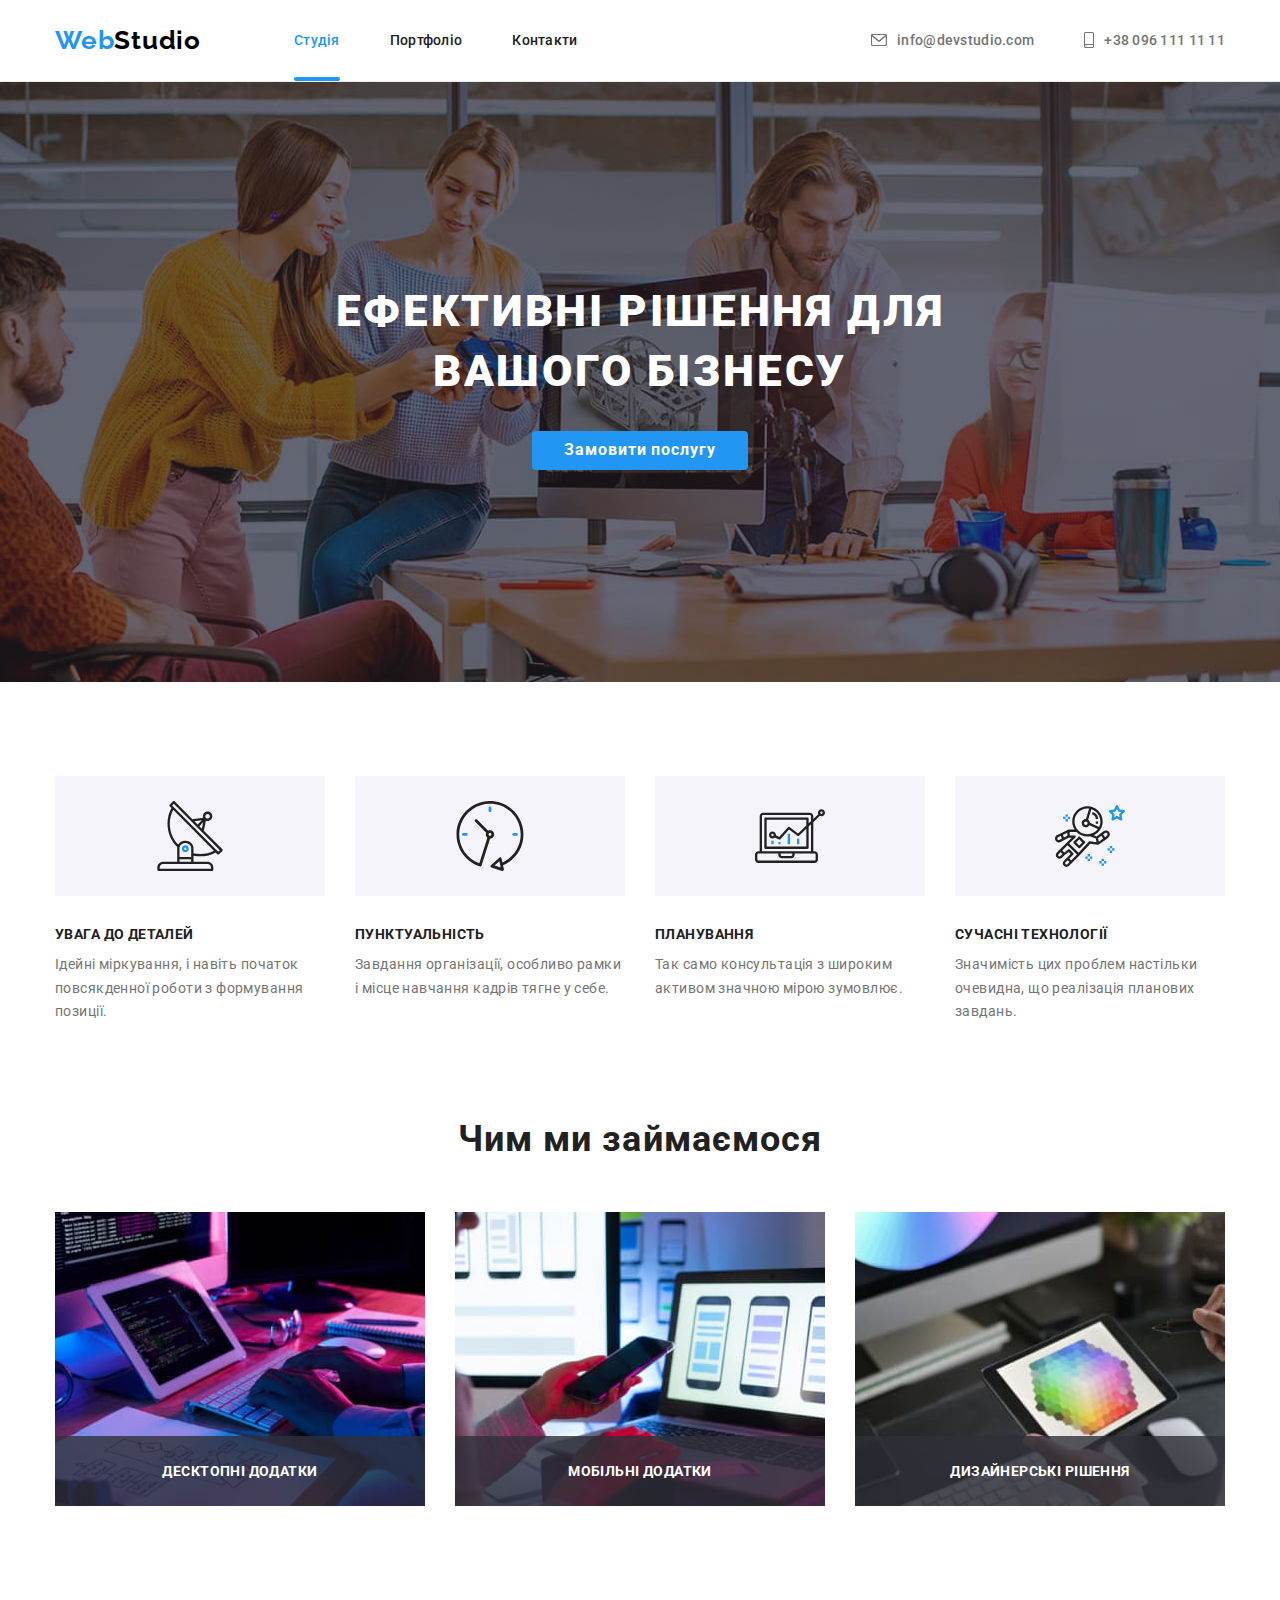
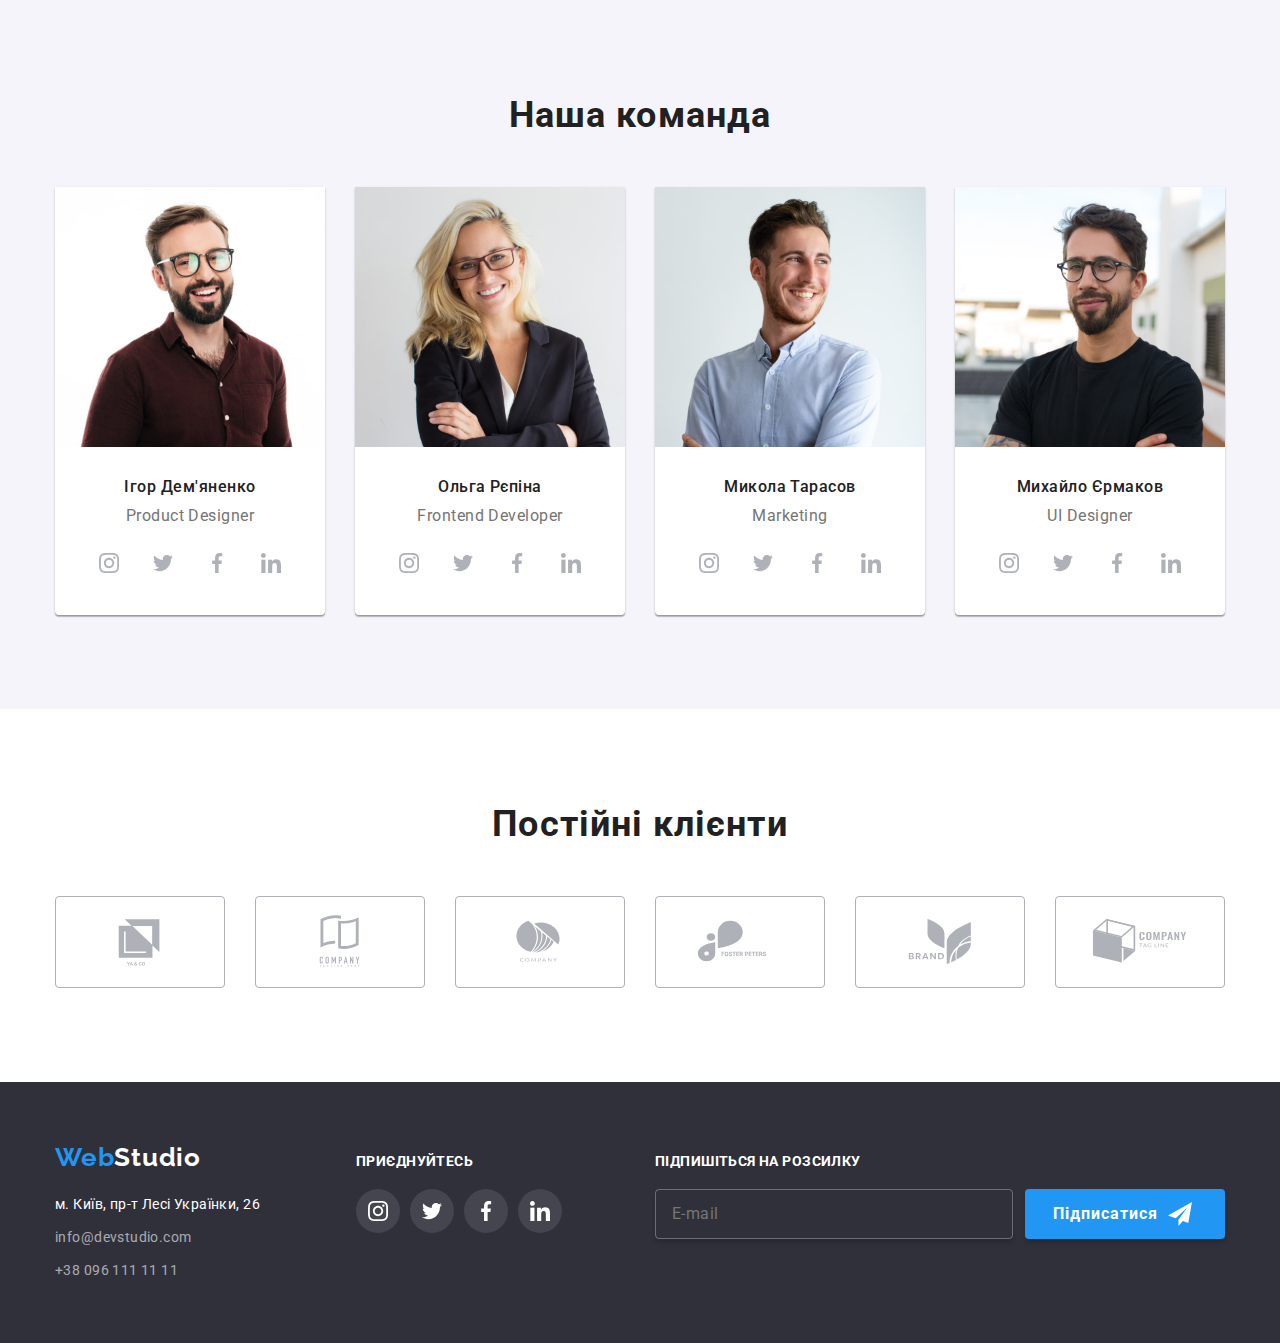
<file: index.html>
<!DOCTYPE html>
<html lang="uk">
  <head>
    <meta charset="UTF-8" />
    <meta name="viewport" content="width=device-width, initial-scale=1.0" />
    <title>Студія</title>
    <link rel="preconnect" href="https://fonts.googleapis.com" />
    <link rel="preconnect" href="https://fonts.gstatic.com" crossorigin />
    <link
      href="https://fonts.googleapis.com/css2?family=Raleway:wght@700&family=Roboto:wght@400;500;700;900&display=swap"
      rel="stylesheet"
    />
    <link
      rel="stylesheet"
      href="https://cdnjs.cloudflare.com/ajax/libs/modern-normalize/2.0.0/modern-normalize.min.css"
    />
    <!-- <link rel="stylesheet" href="./css/styles.css" /> -->
    <link rel="stylesheet" href="./css/main.min.css" />
  </head>
  <body>
    <!--Заголовок-->
    <header class="header">
      <div class="container">
        <nav class="nav">
          <a href="./index.html" class="header__logo list">
            <span class="header__logo__start">Web</span>Studio
          </a>
          <ul class="nav__element list">
            <li class="nav__item">
              <a href="./index.html" class="nav__current">Студія</a>
            </li>
            <li class="nav__item"><a href="./portfolio.html">Портфоліо</a></li>
            <li class="nav__item"><a href="">Контакти</a></li>
          </ul>
        </nav>
        <ul class="nav__contacts list">
          <li class="nav__item">
            <a href="mailto:info@devstudio.com" class="nav__link">
              <svg class="nav__email" width="16px" height="12px">
                <use href="./images/icons.svg#icon-envelope"></use>
              </svg>
              info@devstudio.com
            </a>
          </li>
          <li class="nav__item">
            <a href="tel:+380961111111" class="nav__link">
              <svg class="nav__number" width="10px" height="16px">
                <use href="./images/icons.svg#icon-smartphone"></use>
              </svg>
              +38 096 111 11 11
            </a>
          </li>
        </ul>
      </div>
    </header>

    <!--Основная часть-->
    <main>
      <section class="main__section">
        <div class="container">
          <h1 class="main__header">Ефективні рішення для вашого бізнесу</h1>
          <button type="button" class="main__button" data-modal-open>
            Замовити послугу
          </button>
        </div>
      </section>
      <section class="advantages">
        <div class="container">
          <h2 class="visually__hidden">Преимущества</h2>
          <ul class="advantages__block list">
            <li class="advantages__item">
              <div class="advantages__background">
                <svg class="icon__attention" width="70px" height="70px">
                  <use href="./images/icons.svg#icon-antenna"></use>
                </svg>
              </div>
              <h3 class="advantages__h3">УВАГА ДО ДЕТАЛЕЙ</h3>
              <p>
                Ідейні міркування, і навіть початок повсякденної роботи з
                формування позиції.
              </p>
            </li>
            <li class="advantages__item">
              <div class="advantages__background">
                <svg class="icon__punctuality" width="70px" height="70px">
                  <use href="./images/icons.svg#icon-clock"></use>
                </svg>
              </div>
              <h3 class="advantages__h3">ПУНКТУАЛЬНІСТЬ</h3>
              <p>
                Завдання організації, особливо рамки і місце навчання кадрів
                тягне у себе.
              </p>
            </li>
            <li class="advantages__item">
              <div class="advantages__background">
                <svg class="icon__plan" width="70px" height="70px">
                  <use href="./images/icons.svg#icon-diagram"></use>
                </svg>
              </div>
              <h3 class="advantages__h3">ПЛАНУВАННЯ</h3>
              <p>
                Так само консультація з широким активом значною мірою зумовлює.
              </p>
            </li>
            <li class="advantages__item">
              <div class="advantages__background">
                <svg class="icon__tech" width="70px" height="70px">
                  <use href="./images/icons.svg#icon-astronaut"></use>
                </svg>
              </div>
              <h3 class="advantages__h3">СУЧАСНІ ТЕХНОЛОГІЇ</h3>
              <p>
                Значимість цих проблем настільки очевидна, що реалізація
                планових завдань.
              </p>
            </li>
          </ul>
        </div>
      </section>
      <section class="work">
        <div class="container">
          <h2 class="work__h2">Чим ми займаємося</h2>
          <ul class="work__img list">
            <li class="img__element img__overlay">
              <img src="./images/work1.jpg" alt="Вёрстка" width="370" />
              <div class="img__text">
                <h3 class="work__h3">Десктопні додатки</h3>
              </div>
            </li>
            <li class="img__element img__overlay">
              <img src="./images/work2.jpg" alt="Разработка" width="370" />
              <div class="img__text">
                <h3 class="work__h3">Мобільні додатки</h3>
              </div>
            </li>
            <li class="img__element img__overlay">
              <img src="./images/work3.jpg" alt="Дизайн" width="370" />
              <div class="img__text">
                <h3 class="work__h3">Дизайнерські рішення</h3>
              </div>
            </li>
          </ul>
        </div>
      </section>
      <section class="team">
        <div class="container">
          <h2 class="team__h2">Наша команда</h2>
          <ul class="team__members list">
            <li class="team__element">
              <div class="team__card">
                <img src="./images/igor.jpg" alt="Ігор" width="270" />
                <div class="team__label">
                  <h3 class="team__name">Ігор Дем'яненко</h3>
                  <p class="team__position">Product Designer</p>
                  <ul class="social__card list">
                    <li class="social__element">
                      <a href="" class="social__link">
                        <svg class="social__item" width="20px" height="20px">
                          <use href="./images/icons.svg#icon-instagram"></use>
                        </svg>
                      </a>
                    </li>
                    <li class="social__element">
                      <a href="" class="social__link">
                        <svg class="social__item" width="20px" height="20px">
                          <use href="./images/icons.svg#icon-twitter"></use>
                        </svg>
                      </a>
                    </li>
                    <li class="social__element">
                      <a href="" class="social__link">
                        <svg class="social__item" width="20px" height="20px">
                          <use href="./images/icons.svg#icon-facebook"></use>
                        </svg>
                      </a>
                    </li>
                    <li class="social__element">
                      <a href="" class="social__link">
                        <svg class="social__item" width="20px" height="20px">
                          <use href="./images/icons.svg#icon-linkedin"></use>
                        </svg>
                      </a>
                    </li>
                  </ul>
                </div>
              </div>
            </li>
            <li class="team__element">
              <div class="team__card">
                <img src="./images/olga.jpg" alt="Ольга" width="270" />
                <div class="team__label">
                  <h3 class="team__name">Ольга Рєпіна</h3>
                  <p class="team__position">Frontend Developer</p>
                  <ul class="social__card list">
                    <li class="social__element">
                      <a href="" class="social__link">
                        <svg class="social__item" width="20px" height="20px">
                          <use href="./images/icons.svg#icon-instagram"></use>
                        </svg>
                      </a>
                    </li>
                    <li class="social__element">
                      <a href="" class="social__link">
                        <svg class="social__item" width="20px" height="20px">
                          <use href="./images/icons.svg#icon-twitter"></use>
                        </svg>
                      </a>
                    </li>
                    <li class="social__element">
                      <a href="" class="social__link">
                        <svg class="social__item" width="20px" height="20px">
                          <use href="./images/icons.svg#icon-facebook"></use>
                        </svg>
                      </a>
                    </li>
                    <li class="social__element">
                      <a href="" class="social__link">
                        <svg class="social__item" width="20px" height="20px">
                          <use href="./images/icons.svg#icon-linkedin"></use>
                        </svg>
                      </a>
                    </li>
                  </ul>
                </div>
              </div>
            </li>
            <li class="team__element">
              <div class="team__card">
                <img src="./images/mykola.jpg" alt="Микола" width="270" />
                <div class="team__label">
                  <h3 class="team__name">Микола Тарасов</h3>
                  <p class="team__position">Marketing</p>
                  <ul class="social__card list">
                    <li class="social__element">
                      <a href="" class="social__link">
                        <svg class="social__item" width="20px" height="20px">
                          <use href="./images/icons.svg#icon-instagram"></use>
                        </svg>
                      </a>
                    </li>
                    <li class="social__element">
                      <a href="" class="social__link">
                        <svg class="social__item" width="20px" height="20px">
                          <use href="./images/icons.svg#icon-twitter"></use>
                        </svg>
                      </a>
                    </li>
                    <li class="social__element">
                      <a href="" class="social__link">
                        <svg class="social__item" width="20px" height="20px">
                          <use href="./images/icons.svg#icon-facebook"></use>
                        </svg>
                      </a>
                    </li>
                    <li class="social__element">
                      <a href="" class="social__link">
                        <svg class="social__item" width="20px" height="20px">
                          <use href="./images/icons.svg#icon-linkedin"></use>
                        </svg>
                      </a>
                    </li>
                  </ul>
                </div>
              </div>
            </li>
            <li class="team__element">
              <div class="team__card">
                <img src="./images/myhailo.jpg" alt="Михайло" width="270" />
                <div class="team__label">
                  <h3 class="team__name">Михайло Єрмаков</h3>
                  <p class="team__position">UI Designer</p>
                  <ul class="social__card list">
                    <li class="social__element">
                      <a href="" class="social__link">
                        <svg class="social__item" width="20px" height="20px">
                          <use href="./images/icons.svg#icon-instagram"></use>
                        </svg>
                      </a>
                    </li>
                    <li class="social__element">
                      <a href="" class="social__link">
                        <svg class="social__item" width="20px" height="20px">
                          <use href="./images/icons.svg#icon-twitter"></use>
                        </svg>
                      </a>
                    </li>
                    <li class="social__element">
                      <a href="" class="social__link">
                        <svg class="social__item" width="20px" height="20px">
                          <use href="./images/icons.svg#icon-facebook"></use>
                        </svg>
                      </a>
                    </li>
                    <li class="social__element">
                      <a href="" class="social__link">
                        <svg class="social__item" width="20px" height="20px">
                          <use href="./images/icons.svg#icon-linkedin"></use>
                        </svg>
                      </a>
                    </li>
                  </ul>
                </div>
              </div>
            </li>
          </ul>
        </div>
      </section>
      <section class="clients">
        <div class="container">
          <h2 class="clients__h2">Постійні клієнти</h2>
          <ul class="clients__catalog list">
            <li>
              <a href="" class="clients__link">
                <svg class="clients__item" width="106px" height="60px">
                  <use href="./images/icons.svg#icon-logo-ya"></use>
                </svg>
              </a>
            </li>
            <li>
              <a href="" class="clients__link">
                <svg class="clients__item" width="106px" height="60px">
                  <use href="./images/icons.svg#icon-logo-company1"></use>
                </svg>
              </a>
            </li>
            <li>
              <a href="" class="clients__link">
                <svg class="clients__item" width="106px" height="60px">
                  <use href="./images/icons.svg#icon-logo-company2"></use>
                </svg>
              </a>
            </li>
            <li>
              <a href="" class="clients__link">
                <svg class="clients__item" width="106px" height="60px">
                  <use href="./images/icons.svg#icon-logo-foster"></use>
                </svg>
              </a>
            </li>
            <li>
              <a href="" class="clients__link">
                <svg class="clients__item" width="106px" height="60px">
                  <use href="./images/icons.svg#icon-logo-brand"></use>
                </svg>
              </a>
            </li>
            <li>
              <a href="" class="clients__link">
                <svg class="clients__item" width="106px" height="60px">
                  <use href="./images/icons.svg#icon-logo-company3"></use>
                </svg>
              </a>
            </li>
          </ul>
        </div>
      </section>
    </main>

    <!--Футер-->
    <footer class="footer">
      <div class="container footer__module">
        <div class="footer__contacts">
          <a href="" class="footer__logo list">
            <span class="footer__logo__start">Web</span>Studio
          </a>
          <address class="address list">
            м. Київ, пр-т Лесі Українки, 26
            <a href="mailto:info@devstudio.com">info@devstudio.com</a>
            <a href="tel:+380961111111">+38 096 111 11 11</a>
          </address>
        </div>
        <div class="footer__social">
          <p class="footer__text">приєднуйтесь</p>
          <ul class="social__card list">
            <li class="social__element">
              <a href="" class="social__link">
                <svg class="social__item" width="20px" height="20px">
                  <use href="./images/icons.svg#icon-instagram"></use>
                </svg>
              </a>
            </li>
            <li class="social__element">
              <a href="" class="social__link">
                <svg class="social__item" width="20px" height="20px">
                  <use href="./images/icons.svg#icon-twitter"></use>
                </svg>
              </a>
            </li>
            <li class="social__element">
              <a href="" class="social__link">
                <svg class="social__item" width="20px" height="20px">
                  <use href="./images/icons.svg#icon-facebook"></use>
                </svg>
              </a>
            </li>
            <li class="social__element">
              <a href="" class="social__link">
                <svg class="social__item" width="20px" height="20px">
                  <use href="./images/icons.svg#icon-linkedin"></use>
                </svg>
              </a>
            </li>
          </ul>
        </div>
        <form class="footer__submit">
          <label for="footer-input" class="footer__text">
            Підпишіться на розсилку
          </label>
          <div class="footer__email">
            <input
              class="footer__input"
              type="email"
              name="email"
              id="footer-input"
              placeholder="E-mail"
            />
            <button class="footer__button" type="submit">
              Підписатися
              <span class="button__send">
                <svg class="button__icon" width="24px" height="24px">
                  <use href="./images/icons.svg#icon-send"></use>
                </svg>
              </span>
            </button>
          </div>
        </form>
      </div>
    </footer>

    <!-- Модальное окно -->
    <div class="backdrop is-hidden" data-modal>
      <div class="modal">
        <p class="modal__head">Залиште свої дані, ми вам передзвонимо</p>
        <form class="form">
          <div class="form__field">
            <label for="name">Ім'я</label>
            <input class="form__input" type="text" name="name" id="name" />
            <svg class="form__icon" width="18px" height="18px">
              <use href="./images/icons.svg#icon-person"></use>
            </svg>
          </div>
          <div class="form__field">
            <label for="tel">Телефон</label>
            <input class="form__input" type="tel" name="tel" id="tel" />

            <svg class="form__icon" width="18px" height="18px">
              <use href="./images/icons.svg#icon-phone"></use>
            </svg>
          </div>
          <div class="form__field">
            <label for="mail">Пошта</label>
            <input class="form__input" type="email" name="mail" id="mail" />
            <svg class="form__icon" width="18px" height="18px">
              <use href="./images/icons.svg#icon-email"></use>
            </svg>
          </div>
          <div class="form__field">
            <label for="comment">Коментар</label>
            <textarea
              class="form__input"
              name="comment"
              id="comment"
              cols="30"
              rows="10"
              placeholder="Введіть текст"
            ></textarea>
          </div>

          <label class="form__checkbox">
            <input
              class="checkbox"
              type="checkbox"
              name="contract"
              value="contract"
            />
            <span class="checkbox__icon">
              <svg width="16px" height="15px">
                <use href="./images/icons.svg#icon-checked"></use>
              </svg>
            </span>

            <span class="checkbox__text">
              Погоджуюся з розсилкою та приймаю
              <span><a href="" class="checkbox__link">Умови договору</a></span>
            </span>
          </label>

          <button class="form__send" type="submit">Відправити</button>
        </form>
        <button class="modal__close" data-modal-close>
          <svg class="icon__close" width="30px" height="30px">
            <use href="./images/icons.svg#icon-close"></use>
          </svg>
        </button>
      </div>
    </div>
    <script src="./js/modal.js"></script>
  </body>
</html>
</file>
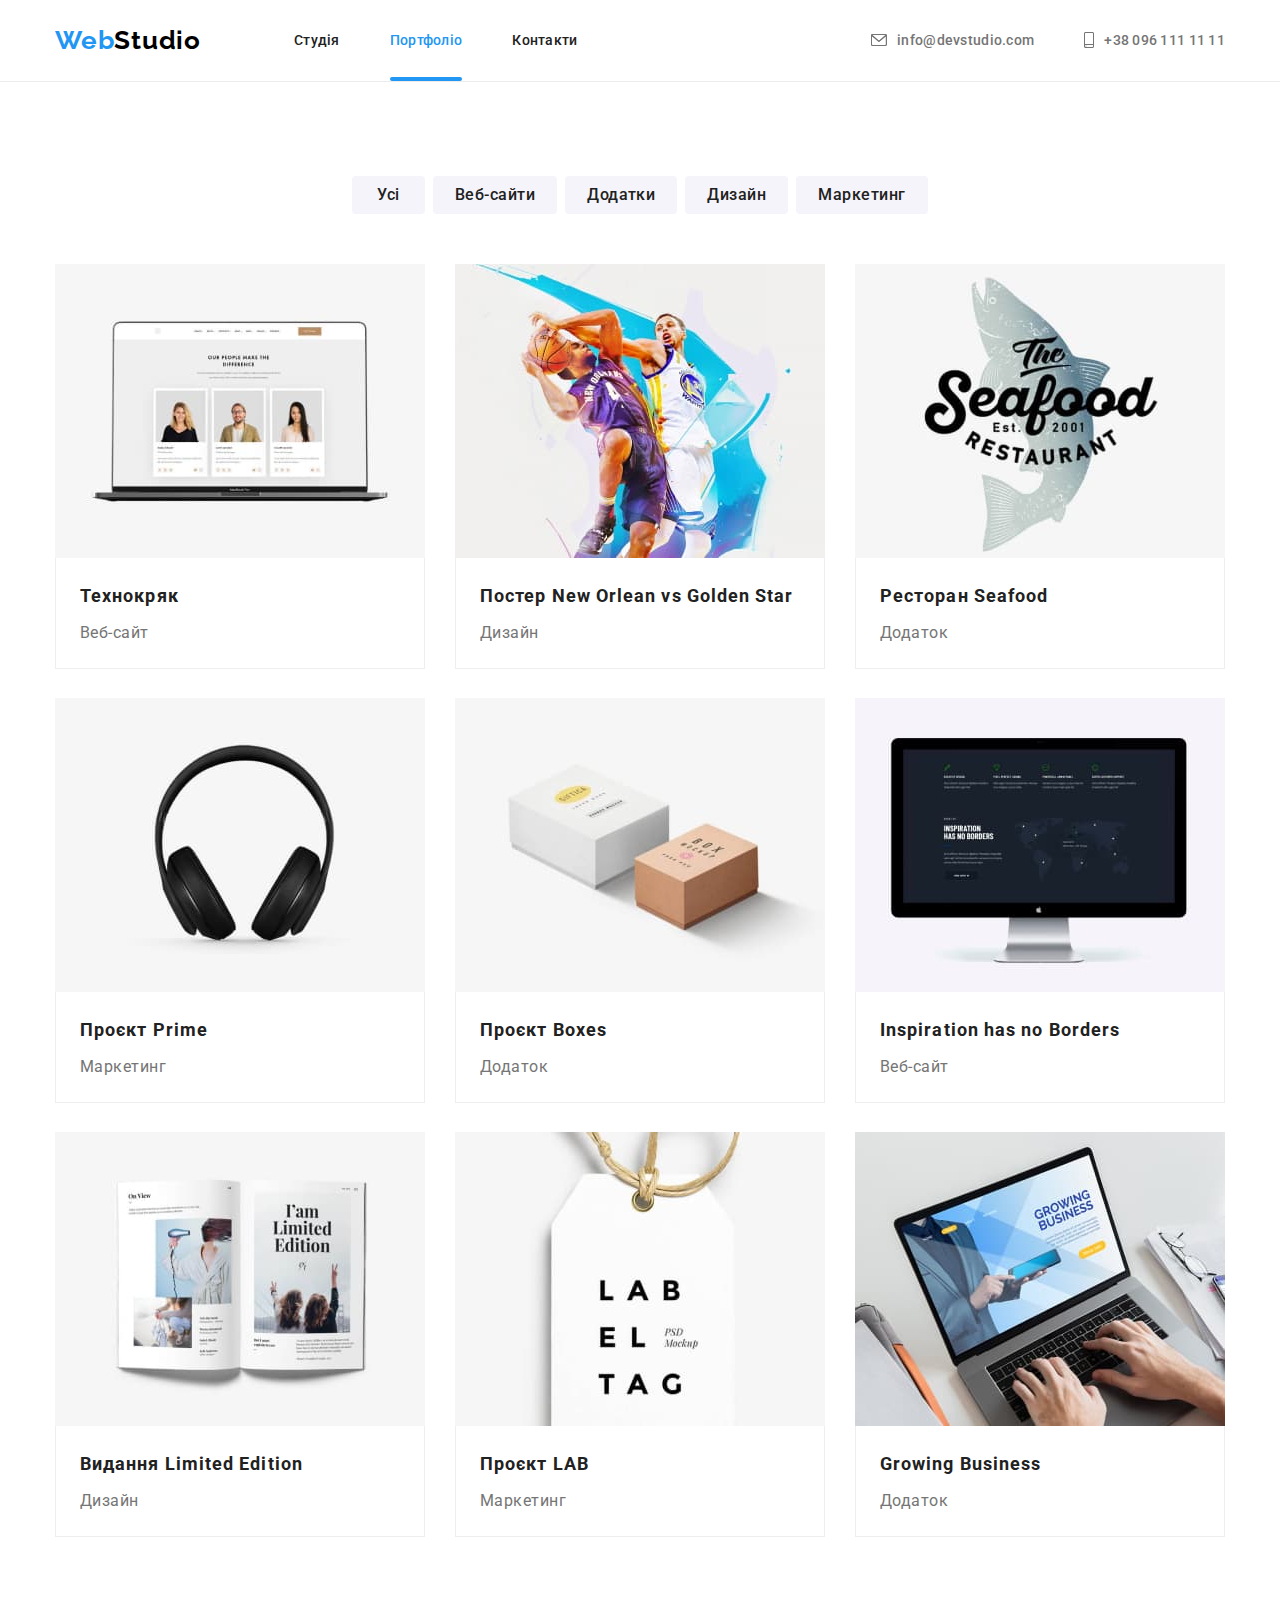
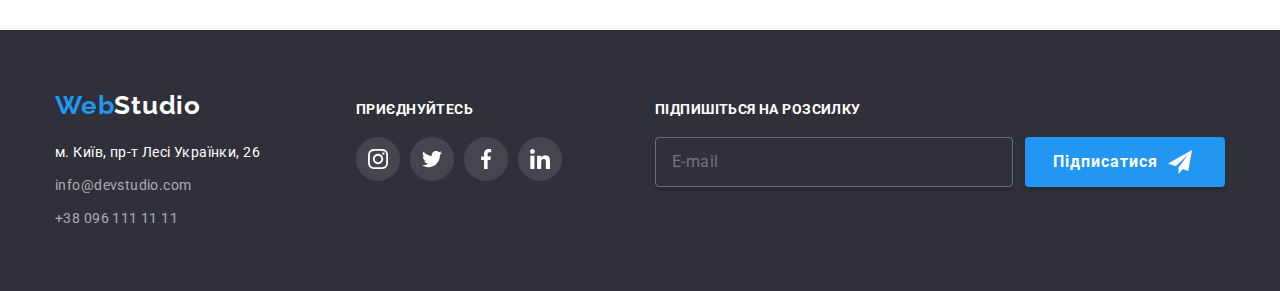
<file: portfolio.html>
<!DOCTYPE html>
<html lang="uk">
  <head>
    <meta charset="UTF-8" />
    <meta name="viewport" content="width=device-width, initial-scale=1.0" />
    <title>Портфоліо</title>
    <link rel="preconnect" href="https://fonts.googleapis.com" />
    <link rel="preconnect" href="https://fonts.gstatic.com" crossorigin />
    <link
      href="https://fonts.googleapis.com/css2?family=Raleway:wght@700&family=Roboto:wght@400;500;700;900&display=swap"
      rel="stylesheet"
    />
    <link
      rel="stylesheet"
      href="https://cdnjs.cloudflare.com/ajax/libs/modern-normalize/2.0.0/modern-normalize.min.css"
    />
    <!-- <link rel="stylesheet" href="./css/styles.css" /> -->
    <link rel="stylesheet" href="./css/main.min.css" />
  </head>
  <body>
    <!--Заголовок-->
    <header class="header">
      <div class="container">
        <nav class="nav">
          <a href="./index.html" class="header__logo list">
            <span class="header__logo__start">Web</span>Studio
          </a>
          <ul class="nav__element list">
            <li class="nav__item">
              <a href="./index.html">Студія</a>
            </li>
            <li class="nav__item">
              <a href="./portfolio.html" class="nav__current">Портфоліо</a>
            </li>
            <li class="nav__item"><a href="">Контакти</a></li>
          </ul>
        </nav>
        <ul class="nav__contacts list">
          <li class="nav__item">
            <a href="mailto:info@devstudio.com" class="nav__link">
              <svg class="nav__email" width="16px" height="12px">
                <use href="./images/icons.svg#icon-envelope"></use>
              </svg>
              info@devstudio.com
            </a>
          </li>
          <li class="nav__item">
            <a href="tel:+380961111111" class="nav__link">
              <svg class="nav__number" width="10px" height="16px">
                <use href="./images/icons.svg#icon-smartphone"></use>
              </svg>
              +38 096 111 11 11
            </a>
          </li>
        </ul>
      </div>
    </header>

    <!--Основная часть-->
    <main>
      <section class="examples">
        <h1 class="visually__hidden">Примеры</h1>
        <div class="container">
          <ul class="nav__portfolio list">
            <li class="nav__button">
              <button type="button" class="nav__items first">Усі</button>
            </li>
            <li class="nav__button">
              <button type="button" class="nav__items">Веб-сайти</button>
            </li>
            <li class="nav__button">
              <button type="button" class="nav__items">Додатки</button>
            </li>
            <li class="nav__button">
              <button type="button" class="nav__items">Дизайн</button>
            </li>
            <li class="nav__button">
              <button type="button" class="nav__items">Маркетинг</button>
            </li>
          </ul>
          <ul class="projects list">
            <li class="projects__card">
              <a href="" class="projects__link">
                <div class="box__img">
                  <img
                    src="./images/notebook.jpg"
                    class="projects__img"
                    alt="Ноутбук"
                    width="370"
                  />
                  <p class="projects__text">
                    Lorem ipsum dolor sit amet consectetur adipisicing elit.
                    Beatae id neque voluptatem vel excepturi corrupti, pariatur,
                    aut, a at sit qui quod tempora. Quis quo, totam consectetur
                    eius hic vero!
                  </p>
                </div>
                <div class="projects__label">
                  <h2 class="projects__h2">Технокряк</h2>
                  <p class="projects__chapter">Веб-сайт</p>
                </div>
              </a>
            </li>
            <li class="projects__card">
              <a href="" class="projects__link">
                <div class="box__img">
                  <img
                    src="./images/basketball.jpg"
                    class="projects__img"
                    alt="Баскетбол"
                    width="370"
                  />
                  <p class="projects__text">
                    Lorem ipsum dolor sit amet consectetur adipisicing elit.
                    Beatae id neque voluptatem vel excepturi corrupti, pariatur,
                    aut, a at sit qui quod tempora. Quis quo, totam consectetur
                    eius hic vero!
                  </p>
                </div>
                <div class="projects__label">
                  <h2 class="projects__h2">Постер New Orlean vs Golden Star</h2>
                  <p class="projects__chapter">Дизайн</p>
                </div>
              </a>
            </li>
            <li class="projects__card">
              <a href="" class="projects__link">
                <div class="box__img">
                  <img
                    src="./images/logo.jpg"
                    class="projects__img"
                    alt="Логотип"
                    width="370"
                  />
                  <p class="projects__text">
                    Lorem ipsum dolor sit amet consectetur adipisicing elit.
                    Beatae id neque voluptatem vel excepturi corrupti, pariatur,
                    aut, a at sit qui quod tempora. Quis quo, totam consectetur
                    eius hic vero!
                  </p>
                </div>
                <div class="projects__label">
                  <h2 class="projects__h2">Ресторан Seafood</h2>
                  <p class="projects__chapter">Додаток</p>
                </div>
              </a>
            </li>
            <li class="projects__card">
              <a href="" class="projects__link">
                <div class="box__img">
                  <img
                    src="./images/headphones.jpg"
                    alt="Наушники"
                    width="370"
                  />
                  <div class="projects__img">
                    <p class="projects__text">
                      Lorem ipsum dolor sit amet consectetur adipisicing elit.
                      Beatae id neque voluptatem vel excepturi corrupti,
                      pariatur, aut, a at sit qui quod tempora. Quis quo, totam
                      consectetur eius hic vero!
                    </p>
                  </div>
                </div>
                <div class="projects__label">
                  <h2 class="projects__h2">Проєкт Prime</h2>
                  <p class="projects__chapter">Маркетинг</p>
                </div>
              </a>
            </li>
            <li class="projects__card">
              <a href="" class="projects__link">
                <div class="box__img">
                  <img
                    src="./images/boxes.jpg"
                    class="projects__img"
                    alt="Коробки"
                    width="370"
                  />
                  <p class="projects__text">
                    Lorem ipsum dolor sit amet consectetur adipisicing elit.
                    Beatae id neque voluptatem vel excepturi corrupti, pariatur,
                    aut, a at sit qui quod tempora. Quis quo, totam consectetur
                    eius hic vero!
                  </p>
                </div>
                <div class="projects__label">
                  <h2 class="projects__h2">Проєкт Boxes</h2>
                  <p class="projects__chapter">Додаток</p>
                </div>
              </a>
            </li>
            <li class="projects__card">
              <a href="" class="projects__link">
                <div class="box__img">
                  <img
                    src="./images/monitor.jpg"
                    class="projects__img"
                    alt="Монитор"
                    width="370"
                  />
                  <p class="projects__text">
                    Lorem ipsum dolor sit amet consectetur adipisicing elit.
                    Beatae id neque voluptatem vel excepturi corrupti, pariatur,
                    aut, a at sit qui quod tempora. Quis quo, totam consectetur
                    eius hic vero!
                  </p>
                </div>
                <div class="projects__label">
                  <h2 class="projects__h2">Inspiration has no Borders</h2>
                  <p class="projects__chapter">Веб-сайт</p>
                </div>
              </a>
            </li>
            <li class="projects__card">
              <a href="" class="projects__link">
                <div class="box__img">
                  <img
                    src="./images/book.jpg"
                    class="projects__img"
                    alt="Книга"
                    width="370"
                  />
                  <p class="projects__text">
                    Lorem ipsum dolor sit amet consectetur adipisicing elit.
                    Beatae id neque voluptatem vel excepturi corrupti, pariatur,
                    aut, a at sit qui quod tempora. Quis quo, totam consectetur
                    eius hic vero!
                  </p>
                </div>
                <div class="projects__label">
                  <h2 class="projects__h2">Видання Limited Edition</h2>
                  <p class="projects__chapter">Дизайн</p>
                </div>
              </a>
            </li>
            <li class="projects__card">
              <a href="" class="projects__link">
                <div class="box__img">
                  <img
                    src="./images/label.jpg"
                    class="projects__img"
                    alt="Бирка"
                    width="370"
                  />
                  <p class="projects__text">
                    Lorem ipsum dolor sit amet consectetur adipisicing elit.
                    Beatae id neque voluptatem vel excepturi corrupti, pariatur,
                    aut, a at sit qui quod tempora. Quis quo, totam consectetur
                    eius hic vero!
                  </p>
                </div>
                <div class="projects__label">
                  <h2 class="projects__h2">Проєкт LAB</h2>
                  <p class="projects__chapter">Маркетинг</p>
                </div>
              </a>
            </li>
            <li class="projects__card">
              <a href="" class="projects__link">
                <div class="box__img">
                  <img
                    src="./images/business.jpg"
                    class="projects__img"
                    alt="Бизнес"
                    width="370"
                  />
                  <p class="projects__text">
                    Lorem ipsum dolor sit amet consectetur adipisicing elit.
                    Beatae id neque voluptatem vel excepturi corrupti, pariatur,
                    aut, a at sit qui quod tempora. Quis quo, totam consectetur
                    eius hic vero!
                  </p>
                </div>
                <div class="projects__label">
                  <h2 class="projects__h2">Growing Business</h2>
                  <p class="projects__chapter">Додаток</p>
                </div>
              </a>
            </li>
          </ul>
        </div>
      </section>
    </main>

    <!--Футер-->
    <footer class="footer">
      <div class="container footer__module">
        <div class="footer__contacts">
          <a href="" class="footer__logo list">
            <span class="footer__logo__start">Web</span>Studio
          </a>
          <address class="address list">
            м. Київ, пр-т Лесі Українки, 26
            <a href="mailto:info@devstudio.com">info@devstudio.com</a>
            <a href="tel:+380961111111">+38 096 111 11 11</a>
          </address>
        </div>
        <div class="footer__social">
          <p class="footer__text">приєднуйтесь</p>
          <ul class="social__card list">
            <li class="social__element">
              <a href="" class="social__link">
                <svg class="social__item" width="20px" height="20px">
                  <use href="./images/icons.svg#icon-instagram"></use>
                </svg>
              </a>
            </li>
            <li class="social__element">
              <a href="" class="social__link">
                <svg class="social__item" width="20px" height="20px">
                  <use href="./images/icons.svg#icon-twitter"></use>
                </svg>
              </a>
            </li>
            <li class="social__element">
              <a href="" class="social__link">
                <svg class="social__item" width="20px" height="20px">
                  <use href="./images/icons.svg#icon-facebook"></use>
                </svg>
              </a>
            </li>
            <li class="social__element">
              <a href="" class="social__link">
                <svg class="social__item" width="20px" height="20px">
                  <use href="./images/icons.svg#icon-linkedin"></use>
                </svg>
              </a>
            </li>
          </ul>
        </div>
        <form class="footer__submit">
          <label for="footer-input" class="footer__text">
            Підпишіться на розсилку
          </label>
          <div class="footer__email">
            <input
              class="footer__input"
              type="email"
              name="email"
              id="footer-input"
              placeholder="E-mail"
            />
            <button class="footer__button" type="submit">
              Підписатися
              <span class="button__send">
                <svg class="button__icon" width="24px" height="24px">
                  <use href="./images/icons.svg#icon-send"></use>
                </svg>
              </span>
            </button>
          </div>
        </form>
      </div>
    </footer>
  </body>
</html>
</file>
<file: css/styles.css>
/* Глобальные переменные */
:root {
    /* Основной цвет фона */
    --bkg-color: #ffffff;
    /* Цвет фона заголовков */
    --bkg-header: #2F303A;
    /* Вспомогательный цвет фона */
    --bkg-aux: #F5F4FA;
    /* Основной цвет текста */
    --color: #757575;
    /* Базовый цвет логотипа */
    --color-logo: #000000;
    /* Белый цвет */
    --color-white: #ffffff;
    /* Цвет заголовков */
    --color-header: #212121;
    /* Цвет акцента */
    --color-accent: #2196F3;
    /* Цвет кнопки submit */
    --color-submit: #188CE8;
    /* Цвет контактов в футере */
    --footer-contacts: rgba(255, 255, 255, 0.60);
    /* Цвет фона иконок соцсетей в футере */
    --footer-icons: rgba(255, 255, 255, 0.10);
    /* Цвет разделителя */
    --line: #ececec;
    /* Цвет бордера карточек */
    --color-border: #eeeeee;
    /* Цвет бордера логотипов */
    --color-border-logo: #AFB1B8;
    /* Цвет текста плейсхолдера в модульном окне */
    --color-placeholder: rgba(117, 117, 117, 0.50);
    /* Цвет рамок input в модульном окне */
    --color-input: rgba(33, 33, 33, 0.20);
}

html {
    box-sizing: border-box;
}

*,
*::before,
*::after {
    box-sizing: inherit;
}

body {
    /* Основной цвет фона */
    background-color: var(--bkg-color); 
    /* Основной цвет текста */
    color: var(--color);
    /* Параметры шрифта */
    font-family: Roboto, sans-serif;
    font-size: 14px;
    font-weight: 400;
    line-height: 1.71;
    letter-spacing: 0.42px;
    /* Сброс отступов */
    margin: 0;
}

/* Общая стилизация заголовков */
h2,
h3 {
    color: var(--color-header);
    background-color: transparent;
    margin-top: 0px;
    margin-bottom: 10px;
}

img {
    display: block;
}

/* Стили контейнера */
.container {
    width: 1200px;
    margin-left: auto;
    margin-right: auto;
    padding-left: 15px;
    padding-right: 15px;
}

/* Стиль для сброса настроек */
.list,
li > p
    {
    list-style: none;
    padding: 0px;
    margin: 0px;
    text-decoration: none;
}

/* Нижняя линия в хедере */
.header {
    border-bottom: 1px solid var(--line);
}

/* Стиль для сброса подчёркивания ссылок */
/* .none-decor {
    text-decoration: none;
} */

/* Стилизация контейнера для хедера */
.header .container {
    display: flex;
    align-items: center;
}

/* Стилизация логотипа */
.header__logo {
    color: var(--color-logo);

    text-decoration: none;
    font-family: Raleway, sans-serif;
    font-size: 26px;
    font-style: normal;
    font-weight: 700;
    line-height: 1.2;
    letter-spacing: 0.78px;
    margin-right: 93px;
}

.header__logo__start,
.footer__logo__start {
    color: var(--color-accent);
}

/* .logo.header__logo,
.logo.logo__studio {
    margin-right: 0;
} */

/* Стилизация навигации по сайту */
.nav__element {
    display: flex;
}
/* Правый отступ для меню, кроме крайнего пункта */
.nav__element .nav__item:not(:last-child) {
    margin-right: 50px;
}

.nav__element a {
    display: block;

    color: var(--color-header);
    text-decoration: none;

    font-weight: 500;
    line-height: 1.2;
    letter-spacing: 0.28px;

    padding-top: 32px;
    padding-bottom: 32px;

    transition-property: color;
    transition-duration: 250ms;
    transition-timing-function: cubic-bezier(0.4, 0, 0.2, 1);
}

.nav__element a:hover,
.nav__element a:focus,
.nav__element a.nav__current {
    color: var(--color-accent);

    font-weight: 500;
    line-height: 1.2;
    letter-spacing: 0.28px;
}

.nav__item {
    position: relative;
    color: var(--color-header);
}

.nav__current::after {
    display: block;
    position: absolute;
    bottom: 0;

    content: '';
    width: 100%;
    height: 4px;
    border-radius: 2px;
    background: var(--color-accent);
}

/* Стилизация контактов */
.nav__contacts {
    display: flex;
    margin-left: auto;
    align-items: center;
}

/* Правый отступ для ссылок, кроме крайнего */
.nav__contacts .nav__item:not(:last-child) {
    margin-right: 50px;
}

.nav__link,
.nav {
    display: flex;
    align-items: center;

    color: var(--color);
    text-decoration: none;
    
    font-weight: 500;
    line-height: 1.2;
    letter-spacing: 0.28px;

    transition-property: color;
    transition-duration: 250ms;
    transition-timing-function: cubic-bezier(0.4, 0, 0.2, 1);
}

.nav__link:hover,
.nav__link:focus {
    color: var(--color-accent);
}

.nav__email:hover,
.nav__email:focus,
.nav__link:hover .nav__email,
.nav__link:focus .nav__email,
.nav__number:hover,
.nav__number:focus,
.nav__link:hover .nav__number,
.nav__link:focus .nav__number {
    fill: var(--color-accent);
}

.nav__email,
.nav__number {
    display: inline-flex;
    margin-right: 10px;
    fill: var(--color);

    transition-property: fill;
    transition-duration: 250ms;
    transition-timing-function: cubic-bezier(0.4, 0, 0.2, 1);
}



/* Стилизация главной секции */
.main__section {
    color: var(--color-white);
    background-color: var(--bkg-header);
    text-align: center;
    padding-top: 200px;
    padding-bottom: 200px;

    max-width: 1600px;
    height: 600px;
    margin-left: auto;
    margin-right: auto;
    background-image: linear-gradient(
        to right,
        rgba(47, 48, 58, 0.40),
        rgba(47, 48, 58, 0.40)),
        url(../images/main-img.jpg);
    background-size: cover;
    background-position: center;
    background-repeat: no-repeat;
}

/* Стилизация контейнера главной секции */
.main__section .container {
    width: 698px;
}

/* Стилизация заголовка главной секции */
.main__header {
    font-size: 44px;
    font-weight: 900;
    line-height: 1.36;
    letter-spacing: 2.64px;
    text-transform: uppercase;
    margin-top: 0px;
    margin-bottom: 30px;
}

/* Стиль для кнопки в первой секции */
.main__button {
    display: inline-block;

    color: var(--color-white);
    background-color: var(--color-accent);

    text-align: center;
    font-size: 16px;
    font-weight: 700;
    line-height: 1.87x;
    letter-spacing: 0.96px;

    border-radius: 4px;
    border: 0px;
    padding: 10px 32px;
    min-width: 216px;
}

.main__button:active {
    color: var(--color-accent);
    background-color: var(--color-white);
}

/* Стилизация модального окна */
.backdrop {
    position: fixed;
    top: 0;
    left: 0;
    width: 100%;
    height: 100%;
    background-color: rgba(0, 0, 0, 0.20);

    opacity: 1;

    transition-property: opacity;
    transition-duration: 250ms;
    transition-timing-function: cubic-bezier(0.4, 0, 0.2, 1);
}

.backdrop.is-hidden {
    visibility: hidden;
    opacity: 0;
    pointer-events: none;
}

.backdrop.is-hidden .modal {
    transform: translate(-50%, -50%) scale(0);
}


.modal {
    position: absolute;
    top: 50%;
    left: 50%;

    height: 581px;
    width: 528px;
    padding: 40px;
    border-radius: 4px;

    background-color: var(--color-white);

    transform: translate(-50%, -50%) scale(1);
    transition-duration: 250ms;

}

/* Стилизация кнопки закрытия модального окна */
.modal__close {
    position: absolute;
    top: 8px;
    right: 8px;

    width: 30px;
    height: 30px;
    border: 0px;
    background-color: var(--color-white);
    border-radius: 50%;
    margin: 0;
}

.icon__close {
    position: absolute;
    top: 0px;
    right: 0px;
    margin: 0;
    fill: var(--color-logo);

    transition-property: fill;
    transition-duration: 250ms;
    transition-timing-function: cubic-bezier(0.4, 0, 0.2, 1);
}

.icon__close:hover,
.modal__close:focus .icon__close {
    fill: var(--color-accent);
}

/* Стилизация формы модального окна */
.modal__head {
    color: var(--color-header);
    text-align: center;
    font-size: 20px;
    font-weight: 700;
    line-height: normal;
    letter-spacing: 0.6px;
    margin-top: 0;
    margin-bottom: 12px;
}

.form {
    width: 448px;
    margin: 0;
    padding: 0;
}

.form__field {
    position: relative;
    display: flex;
    flex-direction: column;
    margin-bottom: 10px;
}

.form__field input {
    width: 448px;
    height: 40px;
    padding: 12px 12px 12px 42px;
    border-radius: 4px;
    border: 1px solid var(--color-input);

    color: var(--color-logo);
    font-size: 16px;
}

.form__field textarea {
    width: 448px;
    height: 120px;
    padding: 12px 16px;
    border-radius: 4px;
    border: 1px solid var(--color-input);
    resize: none;

    transition-property: border-color;
    transition-duration: 250ms;
    transition-timing-function: cubic-bezier(0.4, 0, 0.2, 1);

}

.form__field textarea::placeholder {
    color: var(--color-placeholder);
    font-size: 12px;
    font-weight: 400;
    line-height: normal;
    letter-spacing: 0.12px;
}

.form__field label {
    color: var(--color);
    font-size: 12px;
    font-style: normal;
    font-weight: 400;
    line-height: normal;
    letter-spacing: 0.12px;

    margin-bottom: 4px;
}

.form__input {
    display: flex;
    align-items: center;

    transition-property: border-color;
    transition-duration: 250ms;
    transition-timing-function: cubic-bezier(0.4, 0, 0.2, 1);
}

.form__checkbox {
    display: flex;
    align-items: center;
    margin-left: 12px;
    margin-top: 20px;

}

.checkbox__text {
    margin: 0 0 0 7px;
}

.form__icon {
    position: absolute;
    bottom: 11px;
    left: 12px;

    display: inline-block;
    fill: var(--color-header);

    transition-property: fill;
    transition-duration: 250ms;
    transition-timing-function: cubic-bezier(0.4, 0, 0.2, 1);
        
}

.form__field:focus-within .form__input {
    border-color: var(--color-accent);
    outline: none;
}

.form__field:focus-within > .form__icon {
    fill: var(--color-accent);
}

.checkbox {
    /* appearance: none;
    -webkit-appearance: none; */

    position: absolute;
    width: 1px;
    height: 1px;
    margin: -1px;
    border: 0;
    padding: 0;
    clip: rect(0 0 0 0);
    overflow: hidden;
}

.checkbox__icon {
    display: flex;
    width: 16px;
    height: 15px;
    border: 1px solid var(--color-header);
    border-radius: 2px;
    align-items: center;
    justify-items: center;

    transition-property: border-color;
    transition-duration: 250ms;
    transition-timing-function: cubic-bezier(0.4, 0, 0.2, 1);
}

.checkbox:focus + .checkbox__icon {
    border-color: var(--color-accent);
}

.checkbox:checked + .checkbox__icon {
    background-color: var(--color-accent);
    border-color: var(--color-accent);
    background-size: contain;
    background-origin: border-box;
}

.checkbox__link {
    color: var(--color-accent);
}

.form__send {
    display: block;
    width: 200px;
    height: 50px;
    padding: 0;
    margin-left: auto;
    margin-right: auto;
    margin-top: 30px;

    border-radius: 4px;
    border: 0;
    background: var(--color-submit);
    box-shadow: 0px 2px 1px 0px rgba(0, 0, 0, 0.20), 
                0px 1px 1px 0px rgba(0, 0, 0, 0.14), 
                0px 1px 3px 0px rgba(0, 0, 0, 0.12);

    color: var(--color-white);
    text-align: center;
    font-size: 16px;
    font-weight: 700;
    line-height: 1.88;
    letter-spacing: 0.96px;
}

.form__send:active {
    background: var(--color-white);
    color: var(--color-submit);
}

/* Стилизация секций */
.visually__hidden {
    position: fixed;
    transform: scale(0);
}

.advantages
    {
    background-color: var(--bkg-color);
    padding-top: 94px;
    padding-bottom: 0px;
}

.advantages__block {
    display: flex;
    justify-items: space-between;
}

.advantages__item {
    width: 270px;
    margin-right: 30px;
    justify-content: space-between;
}

.advantages__item:last-child {
    margin-right: 0;
}

/* Добавление иконок к списку - начало */
/* .advantages__item::before {
    display: block;
    content: "";
    height: 120px;
    margin-bottom: 30px;

    background-color: #F5F4FA;
    background-size: 70xp 70px;
    background-repeat: no-repeat;
    background-position: center;
}

.icon__attention::before {
    background-image: url(../images/antenna.svg);
}

.icon__punctuality::before {
    background-image: url(../images/clock.svg);
}

.icon__plan::before {
    background-image: url(../images/diagram.svg);
}

.icon__tech::before {
    background-image: url(../images/astronaut.svg);
} */

/* Вариант проставления разных иконок
.advantages__item:nth-child(1)::before {
    background-image: url();
}

.advantages__item:nth-child(2)::before {
    background-image: url();
} */

/* Добавление иконок к списку - конец */

.advantages__background {
    display: flex;
    width: 270px;
    height: 120px;
    margin-bottom: 30px;
    background-color: var(--bkg-aux);
    align-items: center;
    justify-content: center;    
}

.icon__attention,
.icon__punctuality,
.icon__plan,
.icon__tech {    
    fill: var(--color-header);
}

.advantages__h3 {
    font-weight: 700;
    font-size: 14px;
    line-height: 1.2;
    text-transform: uppercase;
}

/* Стилизация секции work */
.work__img {
    display: flex;
    flex-wrap: wrap;
}

.img__element {
    width: 370px;
    margin-right: 30px;
    margin-bottom: 30px;
}

.img__element:nth-child(3n) {
    margin-right: 0;
}

.img__element:nth-last-child(-n + 3) {
    margin-bottom: 0;
}

.img__overlay {
    position: relative;
    
}

.img__text {
    position: absolute;
    bottom: 0;

    width: 370px;
    height: 70px;
    background: rgba(47, 48, 58, 0.80);
    
    align-items: center;
}

.work__h3 {
    position: absolute;
    left: 50%;
    top: 50%;
    transform: translate(-50%, -50%);
    
    color: var(--color-white);
    text-align: center;
    font-size: 14px;
    font-style: normal;
    font-weight: 700;
    line-height: normal;
    letter-spacing: 0.42px;
    text-transform: uppercase;

    margin: 0;
}

/* .flex-hight {
    height: 294px;
} */

.work__h2,
.team__h2,
.clients__h2 {
    text-align: center;
    font-size: 36px;
    font-weight: 700;
    line-height: 1.2;
    letter-spacing: 1.08px;

    margin-bottom: 50px;
}

.work,
.clients {
    background-color: var(--bkg-color);
    padding-top: 94px;
    padding-bottom: 94px;
}

/* Cтилизация секции team */
.team {
    background-color: var(--bkg-aux);
    padding-top: 94px;
    padding-bottom: 94px;
}

.team__name {    
    font-size: 16px;
    font-weight: 500;
    line-height: normal;
    letter-spacing: 0.48px;
}

.team__label {
    padding-top: 30px;
    padding-bottom: 30px;
}

.team__members {
    display: flex;
    text-align: center;
}

.team__element {
    width: 270px;
    margin-right: 30px;
}

.team__element:last-child {
    margin-right: 0;
}

.team__position {
    font-size: 16px;
    letter-spacing: 0.48px;
    line-height: normal;
    margin-top: 0;
    margin-bottom: 16px;
}

.team__card {
    width: 270px;
    height: 428px;

    border-radius: 0px 0px 4px 4px;
    background: #FFF;

    box-shadow: 0px 2px 1px 0px rgba(0, 0, 0, 0.20), 
                0px 1px 1px 0px rgba(0, 0, 0, 0.14), 
                0px 1px 3px 0px rgba(0, 0, 0, 0.12);
}

/* Стилизация иконок соцсетей */
.social__card {
    display: flex;

    margin-left: auto;
    margin-right: auto;
    justify-content: center;
    align-items: center;
    gap: 10px;

}

.social__element {
    display: flex;
    
    align-items: center;
    justify-content: center;
}

.social__link:hover,
.social__link:focus {
    background-color: var(--color-accent);
    border-radius: 50%;
    
}

.social__link {
    display: flex;

    width: 44px;
    height: 44px;
    border-radius: 50%;
    background-color: var(--color-white);

    align-items: center;
    justify-content: center;

    transition-property: background-color;
    transition-duration: 250ms;
    transition-timing-function: cubic-bezier(0.4, 0, 0.2, 1);
}

.social__item {
    display: flex;
    fill: var(--color-border-logo);

    transition-property: fill;
    transition-duration: 250ms;
    transition-timing-function: cubic-bezier(0.4, 0, 0.2, 1);
}

.social__link:hover .social__item,
.social__link:focus .social__item {
    fill: var(--color-white);
}

/* Стиль секции клиентов */
.clients__link {
    display: flex;

    width: 170px;
    height: 92px;
    border-radius: 4px;
    border: 1px solid var(--color-border-logo);
    align-items: center;
    justify-content: center;

    transition-property: border;
    transition-duration: 250ms;
    transition-timing-function: cubic-bezier(0.4, 0, 0.2, 1);
}

.clients__item {
    fill: var(--color-border-logo);

    transition-property: fill;
    transition-duration: 250ms;
    transition-timing-function: cubic-bezier(0.4, 0, 0.2, 1);
}

.clients__link:hover,
.clients__link:focus {
    border: 1px solid var(--color-accent);
}

.clients__link:hover .clients__item,
.clients__link:focus .clients__item {
    fill: var(--color-accent);
}

.clients__catalog {
    display: flex;
    justify-content: center;
    gap: 30px;
}

/* Стилизация футера */
.footer {
    background-color: var(--bkg-header);
    padding-top: 60px;
    padding-bottom: 60px;
}

.footer__logo {
    display: block;
    margin-bottom: 20px;
    color: var(--color-white);
    
    text-decoration: none;
    font-family: Raleway, sans-serif;
    font-size: 26px;
    font-style: normal;
    font-weight: 700;
    line-height: 1.2;
    letter-spacing: 0.78px;
    margin-right: 93px;
}

.address {

    color: var(--color-white);
    font-style: normal;    
}

.address a {
    display: block;
    color: var(--footer-contacts);
    text-decoration: none;
    margin-top: 9px;

    transition-property: color;
    transition-duration: 250ms;
    transition-timing-function: cubic-bezier(0.4, 0, 0.2, 1);
}

.address a:hover,
.address a:focus {
    color: var(--color-accent);
}

.footer__social {
    margin-left: 70px;
}

.footer__text {
    display: flex;
    color: var(--color-white);
    font-weight: 700;
    line-height: normal;
    text-transform: uppercase;

    margin-top: 0;
    margin-bottom: 20px;
}

.footer__social .social__link {

    width: 44px;
    height: 44px;
    background-color: var(--footer-icons);
    border-radius: 50%;

    transition-property: background-color;
    transition-duration: 250ms;
    transition-timing-function: cubic-bezier(0.4, 0, 0.2, 1);
}

.footer__social .social__link:hover,
.footer__social .social__link:focus {
    background-color: var(--color-accent);
}

.footer__social .social__item {
    fill: var(--color-white);
}

.footer__module {
    display: flex;
    position: relative;
    align-items: baseline;
}

.footer__contacts {
    width: 231px;
}

.footer__submit {
    display: block;
    margin-left: 93px;
}
 .footer__email {
    display: flex;
 }

.footer__input {
    width: 358px;
    height: 50px;

    border-radius: 4px;
    border: 1px solid rgba(255, 255, 255, 0.30);
    background: rgba(33, 150, 243, 0.00);
    box-shadow: 0px 4px 4px 0px rgba(0, 0, 0, 0.15);

    color: rgba(255, 255, 255, 0.60);
    font-size: 16px;
    line-height: 1.25;
    letter-spacing: 0.48px;

    padding-left: 16px;
    padding-top: 15px;
    padding-bottom: 15px;
    margin: 0;
}

.footer__button {
    /* position: absolute;
    top: 48px;
    right: 15px; */

    display: flex;
    align-items: center;

    width: 200px;
    height: 50px;
    margin-left: 12px;
    margin-top: 0px;
    padding-left: 28px;
    padding-right: 28px;

    background-color: var(--color-accent);
    border: 0;
    border-radius: 4px;
    box-shadow: 0px 4px 4px 0px rgba(0, 0, 0, 0.15);

    color: var(--color-white);
    text-align: center;
    font-size: 16px;
    font-weight: 700;
    line-height: 1.88;
    letter-spacing: 0.96px;
}

.footer__button:active {
    background-color: var(--color-white);
    color: var(--color-accent);
}

.button__send {
    display: flex;
    align-items: center;
}

.button__icon {
    margin: 0 0 0 10px;
}

/* --- СТИЛИ СТРАНИЦЫ PORTFOLIO --- */
.examples {
    padding-top: 94px;
    padding-bottom: 94px;
}

.nav__portfolio {
    display: flex;

    margin-bottom: 50px;
    justify-content: center;
}

.nav__button {
    margin-left: 0;
    margin-right: 8px;
}

.nav__button:last-child {
    margin-right: 0;
}

.nav__items {
        color: var(--color-header);
        background-color: var(--bkg-aux);

        text-align: center;
        font-size: 16px;    
        font-weight: 500;
        line-height: 1.62;
        letter-spacing: 0.48px;

        border: 0;
        border-radius: 4px;
        padding-left: 22px;
        padding-right: 22px;
        padding-top: 6px;
        padding-bottom: 6px;

        cursor: pointer;

        transition-property: box-shadow, color, background-color;
        transition-duration: 250ms;
        transition-timing-function: cubic-bezier(0.4, 0, 0.2, 1);
}

.first {
    padding-left: 25px;
    padding-right: 25px;
}

.nav__items:hover,
.nav__items:focus {
    box-shadow: 0px 2px 2px 0px rgba(0, 0, 0, 0.12),
                0px 1px 2px 0px rgba(0, 0, 0, 0.08), 
                0px 3px 1px 0px rgba(0, 0, 0, 0.10);
}

.nav__portfolio button:hover,
.nav__portfolio button:focus {
    color: var(--color-white);
    background-color: var(--color-accent);
}

.nav__portfolio button:active {
    color: var(--color-accent);
    background-color: var(--color-white);
}

.projects {
    display: flex;
    flex-wrap: wrap;

    row-gap: 30px;
    column-gap: 30px;
}

.projects__card {
    width: 370px;
    height: 404px;
}

.projects__card .projects__link {
    text-decoration: none;
}

.projects__link {
    display: block;
    position: relative;
    overflow: hidden;

    transition-property: box-shadow;
    transition-duration: 250ms;
    transition-timing-function: cubic-bezier(0.4, 0, 0.2, 1);
}

.projects__link:hover,
.projects__link:focus {
    box-shadow: 1px 4px 6px 0px rgba(0, 0, 0, 0.16),
                0px 4px 4px 0px rgba(0, 0, 0, 0.06),
                0px 1px 1px 0px rgba(0, 0, 0, 0.12);
    
}

.projects__link:hover .projects__text,
.projects__link:focus .projects__text {
    transform: translateY(0);
}

.box__img {
    position: relative;
    overflow: hidden;
}

.projects__img {
    position: absolute;

    top: 0;
    left: 0;
    width: 370px;
    height: 294px;

}

.projects__text {
    top: 0;
    left: 0;
    width: 370px;
    height: 294px;
    margin: 0;
    padding: 63px 24px;;

    color: #FFF;
    font-size: 18px;
    line-height: 1,56;
    letter-spacing: 0.54px;

    background-color: rgba(33, 150, 243, 0.90);   

    transform: translateY(100%);
    transition-duration: 250ms;
    transition-timing-function: cubic-bezier(0.4, 0, 0.2, 1);
    
}

.projects__h2 {
    color: var(--color-header);
    
    font-size: 18px;
    font-weight: 700;
    line-height: 2;
    letter-spacing: 1.08px;

    margin-bottom: 4px;
}

.projects__chapter {
    color: var(--color);
    
    font-size: 16px;
    line-height: 1.87;
    letter-spacing: 0.48px;

    margin: 0;
}

.projects__label {
    padding-top: 20px;
    padding-bottom: 20px;
    padding-left: 24px;
    padding-right: 24px;

    border-bottom: 1px solid var(--color-border);
    border-left: 1px solid var(--color-border);
    border-right: 1px solid var(--color-border);
}
</file>
<file: css/main.min.css>
html{-webkit-box-sizing:border-box;box-sizing:border-box}*,*::before,*::after{-webkit-box-sizing:inherit;box-sizing:inherit}body{background-color:#fff;color:#757575;font-family:Roboto,sans-serif;font-size:14px;font-weight:400;line-height:1.71;letter-spacing:.42px;margin:0}h2,h3{color:#212121;background-color:rgba(0,0,0,0);margin-top:0px;margin-bottom:10px}img{display:block}.container{width:1200px;margin-left:auto;margin-right:auto;padding-left:15px;padding-right:15px}.list,li>p{list-style:none;padding:0px;margin:0px;text-decoration:none}.header{border-bottom:1px solid #ececec}.header .container{display:-webkit-box;display:-ms-flexbox;display:flex;-webkit-box-align:center;-ms-flex-align:center;align-items:center}.header__logo{color:#000;text-decoration:none;font-family:Raleway,sans-serif;font-size:26px;font-style:normal;font-weight:700;line-height:1.2;letter-spacing:.78px;margin-right:93px}.header__logo__start{color:#2196f3}.nav,.nav__link{display:-webkit-box;display:-ms-flexbox;display:flex;-webkit-box-align:center;-ms-flex-align:center;align-items:center;color:#757575;text-decoration:none;font-weight:500;line-height:1.2;letter-spacing:.28px;-webkit-transition-property:color;transition-property:color;-webkit-transition-duration:250ms;transition-duration:250ms;-webkit-transition-timing-function:cubic-bezier(0.4, 0, 0.2, 1);transition-timing-function:cubic-bezier(0.4, 0, 0.2, 1)}.nav__element{display:-webkit-box;display:-ms-flexbox;display:flex}.nav__element a{display:block;color:#212121;text-decoration:none;font-weight:500;line-height:1.2;letter-spacing:.28px;padding-top:32px;padding-bottom:32px;-webkit-transition-property:color;transition-property:color;-webkit-transition-duration:250ms;transition-duration:250ms;-webkit-transition-timing-function:cubic-bezier(0.4, 0, 0.2, 1);transition-timing-function:cubic-bezier(0.4, 0, 0.2, 1)}.nav__element .nav__item:not(:last-child){margin-right:50px}.nav__element a:hover,.nav__element a:focus,.nav__element a.nav__current{color:#2196f3;font-weight:500;line-height:1.2;letter-spacing:.28px}.nav__item{position:relative}.nav__current::after{display:block;position:absolute;bottom:0;content:"";width:100%;height:4px;border-radius:2px;background:#2196f3}.nav__contacts{display:-webkit-box;display:-ms-flexbox;display:flex;margin-left:auto;-webkit-box-align:center;-ms-flex-align:center;align-items:center}.nav__contacts .nav__item:not(:last-child){margin-right:50px}.nav__link:hover,.nav__link:focus{color:#2196f3}.nav__link:hover .nav__email,.nav__link:focus .nav__email,.nav__link:hover .nav__number,.nav__link:focus .nav__number{fill:#2196f3}.nav__email,.nav__number{display:-webkit-inline-box;display:-ms-inline-flexbox;display:inline-flex;margin-right:10px;fill:#757575;-webkit-transition-property:fill;transition-property:fill;-webkit-transition-duration:250ms;transition-duration:250ms;-webkit-transition-timing-function:cubic-bezier(0.4, 0, 0.2, 1);transition-timing-function:cubic-bezier(0.4, 0, 0.2, 1)}.nav__email:hover,.nav__number:hover,.nav__email:focus,.nav__number:focus{fill:#2196f3}.main__section{color:#fff;background-color:#2f303a;text-align:center;padding-top:200px;padding-bottom:200px;max-width:1600px;height:600px;margin-left:auto;margin-right:auto;background-image:-webkit-gradient(linear, left top, right top, from(rgba(47, 48, 58, 0.4)), to(rgba(47, 48, 58, 0.4))),url(../images/main-img.jpg);background-image:linear-gradient(to right, rgba(47, 48, 58, 0.4), rgba(47, 48, 58, 0.4)),url(../images/main-img.jpg);background-size:cover;background-position:center;background-repeat:no-repeat}.main__section .container{width:698px}.main__header{font-size:44px;font-weight:900;line-height:1.36;letter-spacing:2.64px;text-transform:uppercase;margin-top:0px;margin-bottom:30px}.main__button{display:inline-block;color:#fff;background-color:#2196f3;text-align:center;font-size:16px;font-weight:700;line-height:1.87x;letter-spacing:.96px;border-radius:4px;border:0px;padding:10px 32px;min-width:216px}.main__button:active{color:#2196f3;background-color:#fff}.backdrop{position:fixed;top:0;left:0;width:100%;height:100%;background-color:rgba(0,0,0,.2);opacity:1;-webkit-transition-property:opacity;transition-property:opacity;-webkit-transition-duration:250ms;transition-duration:250ms;-webkit-transition-timing-function:cubic-bezier(0.4, 0, 0.2, 1);transition-timing-function:cubic-bezier(0.4, 0, 0.2, 1)}.backdrop.is-hidden{visibility:hidden;opacity:0;pointer-events:none}.backdrop.is-hidden .modal{-webkit-transform:translate(-50%, -50%) scale(0);transform:translate(-50%, -50%) scale(0)}.modal{position:absolute;top:50%;left:50%;height:581px;width:528px;padding:40px;border-radius:4px;background-color:#fff;-webkit-transform:translate(-50%, -50%) scale(1);transform:translate(-50%, -50%) scale(1);-webkit-transition-duration:250ms;transition-duration:250ms}.modal__close{position:absolute;top:8px;right:8px;width:30px;height:30px;border:0px;background-color:#fff;border-radius:50%;margin:0}.modal__close:focus .icon__close{fill:#2196f3}.icon__close{position:absolute;top:0px;right:0px;margin:0;fill:#000;-webkit-transition-property:fill;transition-property:fill;-webkit-transition-duration:250ms;transition-duration:250ms;-webkit-transition-timing-function:cubic-bezier(0.4, 0, 0.2, 1);transition-timing-function:cubic-bezier(0.4, 0, 0.2, 1)}.icon__close:hover{fill:#2196f3}.modal__head{color:#212121;text-align:center;font-size:20px;font-weight:700;line-height:normal;letter-spacing:.6px;margin-top:0;margin-bottom:12px}.form{width:448px;margin:0;padding:0}.form__field{position:relative;display:-webkit-box;display:-ms-flexbox;display:flex;-webkit-box-orient:vertical;-webkit-box-direction:normal;-ms-flex-direction:column;flex-direction:column;margin-bottom:10px}.form__field:focus-within .form__input{border-color:#2196f3;outline:none}.form__field:focus-within>.form__icon{fill:#2196f3}.form__field input{width:448px;height:40px;padding:12px 12px 12px 42px;border-radius:4px;border:1px solid rgba(33,33,33,.2);color:#000;font-size:16px}.form__field textarea{width:448px;height:120px;padding:12px 16px;border-radius:4px;border:1px solid rgba(33,33,33,.2);resize:none;-webkit-transition-property:border-color;transition-property:border-color;-webkit-transition-duration:250ms;transition-duration:250ms;-webkit-transition-timing-function:cubic-bezier(0.4, 0, 0.2, 1);transition-timing-function:cubic-bezier(0.4, 0, 0.2, 1)}.form__field textarea::-webkit-input-placeholder{color:rgba(117,117,117,.5);font-size:12px;font-weight:400;line-height:normal;letter-spacing:.12px}.form__field textarea::-moz-placeholder{color:rgba(117,117,117,.5);font-size:12px;font-weight:400;line-height:normal;letter-spacing:.12px}.form__field textarea:-ms-input-placeholder{color:rgba(117,117,117,.5);font-size:12px;font-weight:400;line-height:normal;letter-spacing:.12px}.form__field textarea::-ms-input-placeholder{color:rgba(117,117,117,.5);font-size:12px;font-weight:400;line-height:normal;letter-spacing:.12px}.form__field textarea::placeholder{color:rgba(117,117,117,.5);font-size:12px;font-weight:400;line-height:normal;letter-spacing:.12px}.form__field label{color:#757575;font-size:12px;font-style:normal;font-weight:400;line-height:normal;letter-spacing:.12px;margin-bottom:4px}.form__input{display:-webkit-box;display:-ms-flexbox;display:flex;-webkit-box-align:center;-ms-flex-align:center;align-items:center;-webkit-transition-property:border-color;transition-property:border-color;-webkit-transition-duration:250ms;transition-duration:250ms;-webkit-transition-timing-function:cubic-bezier(0.4, 0, 0.2, 1);transition-timing-function:cubic-bezier(0.4, 0, 0.2, 1)}.form__checkbox{display:-webkit-box;display:-ms-flexbox;display:flex;-webkit-box-align:center;-ms-flex-align:center;align-items:center;margin-left:12px;margin-top:20px}.checkbox__text{margin:0 0 0 7px}.form__icon{position:absolute;bottom:11px;left:12px;display:inline-block;fill:#212121;-webkit-transition-property:fill;transition-property:fill;-webkit-transition-duration:250ms;transition-duration:250ms;-webkit-transition-timing-function:cubic-bezier(0.4, 0, 0.2, 1);transition-timing-function:cubic-bezier(0.4, 0, 0.2, 1)}.checkbox{position:absolute;width:1px;height:1px;margin:-1px;border:0;padding:0;clip:rect(0 0 0 0);overflow:hidden}.checkbox:focus+.checkbox__icon{border-color:#2196f3}.checkbox:checked+.checkbox__icon{background-color:#2196f3;border-color:#2196f3;background-size:contain;background-origin:border-box}.checkbox__icon{display:-webkit-box;display:-ms-flexbox;display:flex;width:16px;height:15px;border:1px solid #212121;border-radius:2px;-webkit-box-align:center;-ms-flex-align:center;align-items:center;justify-items:center;-webkit-transition-property:border-color;transition-property:border-color;-webkit-transition-duration:250ms;transition-duration:250ms;-webkit-transition-timing-function:cubic-bezier(0.4, 0, 0.2, 1);transition-timing-function:cubic-bezier(0.4, 0, 0.2, 1)}.checkbox__link{color:#2196f3}.form__send{display:block;width:200px;height:50px;padding:0;margin-left:auto;margin-right:auto;margin-top:30px;border-radius:4px;border:0;background:#188ce8;-webkit-box-shadow:0px 2px 1px 0px rgba(0,0,0,.2),0px 1px 1px 0px rgba(0,0,0,.14),0px 1px 3px 0px rgba(0,0,0,.12);box-shadow:0px 2px 1px 0px rgba(0,0,0,.2),0px 1px 1px 0px rgba(0,0,0,.14),0px 1px 3px 0px rgba(0,0,0,.12);color:#fff;text-align:center;font-size:16px;font-weight:700;line-height:1.88;letter-spacing:.96px}.form__send:active{background:#fff;color:#188ce8}.visually__hidden{position:fixed;-webkit-transform:scale(0);transform:scale(0)}.advantages{background-color:#fff;padding-top:94px;padding-bottom:0px}.advantages__block{display:-webkit-box;display:-ms-flexbox;display:flex;justify-items:space-between}.advantages__item{width:270px;margin-right:30px;-webkit-box-pack:justify;-ms-flex-pack:justify;justify-content:space-between}.advantages__item:last-child{margin-right:0}.advantages__background{display:-webkit-box;display:-ms-flexbox;display:flex;width:270px;height:120px;margin-bottom:30px;background-color:#f5f4fa;-webkit-box-align:center;-ms-flex-align:center;align-items:center;-webkit-box-pack:center;-ms-flex-pack:center;justify-content:center}.icon__attention,.icon__punctuality,.icon__plan,.icon__tech{fill:#212121}.advantages__h3{font-weight:700;font-size:14px;line-height:1.2;text-transform:uppercase}.work{background-color:#fff;padding-top:94px;padding-bottom:94px}.work__img{display:-webkit-box;display:-ms-flexbox;display:flex;-ms-flex-wrap:wrap;flex-wrap:wrap}.img__element{width:370px;margin-right:30px;margin-bottom:30px}.img__element:nth-child(3n){margin-right:0}.img__element:nth-last-child(-n+3){margin-bottom:0}.img__overlay{position:relative}.img__text{position:absolute;bottom:0;width:370px;height:70px;background:rgba(47,48,58,.8);-webkit-box-align:center;-ms-flex-align:center;align-items:center}.work__h3{position:absolute;left:50%;top:50%;-webkit-transform:translate(-50%, -50%);transform:translate(-50%, -50%);color:#fff;text-align:center;font-size:14px;font-style:normal;font-weight:700;line-height:normal;letter-spacing:.42px;text-transform:uppercase;margin:0}.work__h2,.team__h2{text-align:center;font-size:36px;font-weight:700;line-height:1.2;letter-spacing:1.08px;margin-bottom:50px}.team{background-color:#f5f4fa;padding-top:94px;padding-bottom:94px}.team__name{font-size:16px;font-weight:500;line-height:normal;letter-spacing:.48px}.team__label{padding-top:30px;padding-bottom:30px}.team__members{display:-webkit-box;display:-ms-flexbox;display:flex;text-align:center}.team__element{width:270px;margin-right:30px}.team__element:last-child{margin-right:0}.team__position{font-size:16px;letter-spacing:.48px;line-height:normal;margin-top:0;margin-bottom:16px}.team__card{width:270px;height:428px;border-radius:0px 0px 4px 4px;background:#fff;-webkit-box-shadow:0px 2px 1px 0px rgba(0,0,0,.2),0px 1px 1px 0px rgba(0,0,0,.14),0px 1px 3px 0px rgba(0,0,0,.12);box-shadow:0px 2px 1px 0px rgba(0,0,0,.2),0px 1px 1px 0px rgba(0,0,0,.14),0px 1px 3px 0px rgba(0,0,0,.12)}.social__card{display:-webkit-box;display:-ms-flexbox;display:flex;margin-left:auto;margin-right:auto;-webkit-box-pack:center;-ms-flex-pack:center;justify-content:center;-webkit-box-align:center;-ms-flex-align:center;align-items:center;gap:10px}.social__element{display:-webkit-box;display:-ms-flexbox;display:flex;-webkit-box-align:center;-ms-flex-align:center;align-items:center;-webkit-box-pack:center;-ms-flex-pack:center;justify-content:center}.social__link{display:-webkit-box;display:-ms-flexbox;display:flex;width:44px;height:44px;border-radius:50%;background-color:#fff;-webkit-box-align:center;-ms-flex-align:center;align-items:center;-webkit-box-pack:center;-ms-flex-pack:center;justify-content:center;-webkit-transition-property:background-color;transition-property:background-color;-webkit-transition-duration:250ms;transition-duration:250ms;-webkit-transition-timing-function:cubic-bezier(0.4, 0, 0.2, 1);transition-timing-function:cubic-bezier(0.4, 0, 0.2, 1)}.social__link:hover,.social__link:focus{background-color:#2196f3;border-radius:50%}.social__link:hover .social__item,.social__link:focus .social__item{fill:#fff}.social__item{display:-webkit-box;display:-ms-flexbox;display:flex;fill:#afb1b8;-webkit-transition-property:fill;transition-property:fill;-webkit-transition-duration:250ms;transition-duration:250ms;-webkit-transition-timing-function:cubic-bezier(0.4, 0, 0.2, 1);transition-timing-function:cubic-bezier(0.4, 0, 0.2, 1)}.clients{background-color:#fff;padding-top:94px;padding-bottom:94px}.clients__h2{text-align:center;font-size:36px;font-weight:700;line-height:1.2;letter-spacing:1.08px;margin-bottom:50px}.clients__catalog{display:-webkit-box;display:-ms-flexbox;display:flex;-webkit-box-pack:center;-ms-flex-pack:center;justify-content:center;gap:30px}.clients__link{display:-webkit-box;display:-ms-flexbox;display:flex;width:170px;height:92px;border-radius:4px;border:1px solid #afb1b8;-webkit-box-align:center;-ms-flex-align:center;align-items:center;-webkit-box-pack:center;-ms-flex-pack:center;justify-content:center;-webkit-transition-property:border;transition-property:border;-webkit-transition-duration:250ms;transition-duration:250ms;-webkit-transition-timing-function:cubic-bezier(0.4, 0, 0.2, 1);transition-timing-function:cubic-bezier(0.4, 0, 0.2, 1)}.clients__link:hover,.clients__link:focus{border:1px solid #2196f3}.clients__link:hover .clients__item,.clients__link:focus .clients__item{fill:#2196f3}.clients__item{fill:#afb1b8;-webkit-transition-property:fill;transition-property:fill;-webkit-transition-duration:250ms;transition-duration:250ms;-webkit-transition-timing-function:cubic-bezier(0.4, 0, 0.2, 1);transition-timing-function:cubic-bezier(0.4, 0, 0.2, 1)}.footer{background-color:#2f303a;padding-top:60px;padding-bottom:60px}.footer__module{display:-webkit-box;display:-ms-flexbox;display:flex;position:relative;-webkit-box-align:baseline;-ms-flex-align:baseline;align-items:baseline}.footer__contacts{width:231px}.footer__logo{display:block;margin-bottom:20px;color:#fff;text-decoration:none;font-family:Raleway,sans-serif;font-size:26px;font-style:normal;font-weight:700;line-height:1.2;letter-spacing:.78px;margin-right:93px}.footer__logo__start{color:#2196f3}.address{color:#fff;font-style:normal}.address a{display:block;color:rgba(255,255,255,.6);text-decoration:none;margin-top:9px;-webkit-transition-property:color;transition-property:color;-webkit-transition-duration:250ms;transition-duration:250ms;-webkit-transition-timing-function:cubic-bezier(0.4, 0, 0.2, 1);transition-timing-function:cubic-bezier(0.4, 0, 0.2, 1)}.address a:hover,.address a:focus{color:#2196f3}.footer__social{margin-left:70px}.footer__text{display:-webkit-box;display:-ms-flexbox;display:flex;color:#fff;font-weight:700;line-height:normal;text-transform:uppercase;margin-top:0;margin-bottom:20px}.footer__social .social__link{width:44px;height:44px;background-color:rgba(255,255,255,.1);border-radius:50%;-webkit-transition-property:background-color;transition-property:background-color;-webkit-transition-duration:250ms;transition-duration:250ms;-webkit-transition-timing-function:cubic-bezier(0.4, 0, 0.2, 1);transition-timing-function:cubic-bezier(0.4, 0, 0.2, 1)}.footer__social .social__link:hover,.footer__social .social__link:focus{background-color:#2196f3}.footer__social .social__item{fill:#fff}.footer__submit{display:block;margin-left:93px}.footer__email{display:-webkit-box;display:-ms-flexbox;display:flex}.footer__input{width:358px;height:50px;border-radius:4px;border:1px solid rgba(255,255,255,.3);background:rgba(33,150,243,0);-webkit-box-shadow:0px 4px 4px 0px rgba(0,0,0,.15);box-shadow:0px 4px 4px 0px rgba(0,0,0,.15);color:rgba(255,255,255,.6);font-size:16px;line-height:1.25;letter-spacing:.48px;padding-left:16px;padding-top:15px;padding-bottom:15px;margin:0}.footer__button{display:-webkit-box;display:-ms-flexbox;display:flex;-webkit-box-align:center;-ms-flex-align:center;align-items:center;width:200px;height:50px;margin-left:12px;margin-top:0px;padding-left:28px;padding-right:28px;background-color:#2196f3;border:0;border-radius:4px;-webkit-box-shadow:0px 4px 4px 0px rgba(0,0,0,.15);box-shadow:0px 4px 4px 0px rgba(0,0,0,.15);color:#fff;text-align:center;font-size:16px;font-weight:700;line-height:1.88;letter-spacing:.96px}.footer__button:active{background-color:#fff;color:#2196f3}.button__send{display:-webkit-box;display:-ms-flexbox;display:flex;-webkit-box-align:center;-ms-flex-align:center;align-items:center}.button__icon{margin:0 0 0 10px}.examples{padding-top:94px;padding-bottom:94px}.nav__portfolio{display:-webkit-box;display:-ms-flexbox;display:flex;margin-bottom:50px;-webkit-box-pack:center;-ms-flex-pack:center;justify-content:center}.nav__portfolio button:hover,.nav__portfolio button:focus{color:#fff;background-color:#2196f3}.nav__portfolio button:active{color:#2196f3;background-color:#fff}.nav__button{margin-left:0;margin-right:8px}.nav__button:last-child{margin-right:0}.nav__items{color:#212121;background-color:#f5f4fa;text-align:center;font-size:16px;font-weight:500;line-height:1.62;letter-spacing:.48px;border:0;border-radius:4px;padding-left:22px;padding-right:22px;padding-top:6px;padding-bottom:6px;cursor:pointer;-webkit-transition-property:color,background-color,-webkit-box-shadow;transition-property:color,background-color,-webkit-box-shadow;transition-property:box-shadow,color,background-color;transition-property:box-shadow,color,background-color,-webkit-box-shadow;-webkit-transition-duration:250ms;transition-duration:250ms;-webkit-transition-timing-function:cubic-bezier(0.4, 0, 0.2, 1);transition-timing-function:cubic-bezier(0.4, 0, 0.2, 1)}.nav__items:hover,.nav__items:focus{-webkit-box-shadow:0px 2px 2px 0px rgba(0,0,0,.12),0px 1px 2px 0px rgba(0,0,0,.08),0px 3px 1px 0px rgba(0,0,0,.1);box-shadow:0px 2px 2px 0px rgba(0,0,0,.12),0px 1px 2px 0px rgba(0,0,0,.08),0px 3px 1px 0px rgba(0,0,0,.1)}.first{padding-left:25px;padding-right:25px}.projects{display:-webkit-box;display:-ms-flexbox;display:flex;-ms-flex-wrap:wrap;flex-wrap:wrap;row-gap:30px;-webkit-column-gap:30px;-moz-column-gap:30px;column-gap:30px}.projects__card{width:370px;height:404px}.projects__card .projects__link{text-decoration:none}.projects__link{display:block;position:relative;overflow:hidden;-webkit-transition-property:-webkit-box-shadow;transition-property:-webkit-box-shadow;transition-property:box-shadow;transition-property:box-shadow, -webkit-box-shadow;-webkit-transition-duration:250ms;transition-duration:250ms;-webkit-transition-timing-function:cubic-bezier(0.4, 0, 0.2, 1);transition-timing-function:cubic-bezier(0.4, 0, 0.2, 1)}.projects__link:hover,.projects__link:focus{-webkit-box-shadow:1px 4px 6px 0px rgba(0,0,0,.16),0px 4px 4px 0px rgba(0,0,0,.06),0px 1px 1px 0px rgba(0,0,0,.12);box-shadow:1px 4px 6px 0px rgba(0,0,0,.16),0px 4px 4px 0px rgba(0,0,0,.06),0px 1px 1px 0px rgba(0,0,0,.12)}.projects__link:hover .projects__text,.projects__link:focus .projects__text{-webkit-transform:translateY(0);transform:translateY(0)}.box__img{position:relative;overflow:hidden}.projects__img{position:absolute;top:0;left:0;width:370px;height:294px}.projects__text{top:0;left:0;width:370px;height:294px;margin:0;padding:63px 24px;color:#fff;font-size:18px;line-height:1,56;letter-spacing:.54px;background-color:rgba(33,150,243,.9);-webkit-transform:translateY(100%);transform:translateY(100%);-webkit-transition-duration:250ms;transition-duration:250ms;-webkit-transition-timing-function:cubic-bezier(0.4, 0, 0.2, 1);transition-timing-function:cubic-bezier(0.4, 0, 0.2, 1)}.projects__h2{color:#212121;font-size:18px;font-weight:700;line-height:2;letter-spacing:1.08px;margin-bottom:4px}.projects__chapter{color:#757575;font-size:16px;line-height:1.87;letter-spacing:.48px;margin:0}.projects__label{padding-top:20px;padding-bottom:20px;padding-left:24px;padding-right:24px;border-bottom:1px solid #eee;border-left:1px solid #eee;border-right:1px solid #eee}/*# sourceMappingURL=main.min.css.map */
</file>
